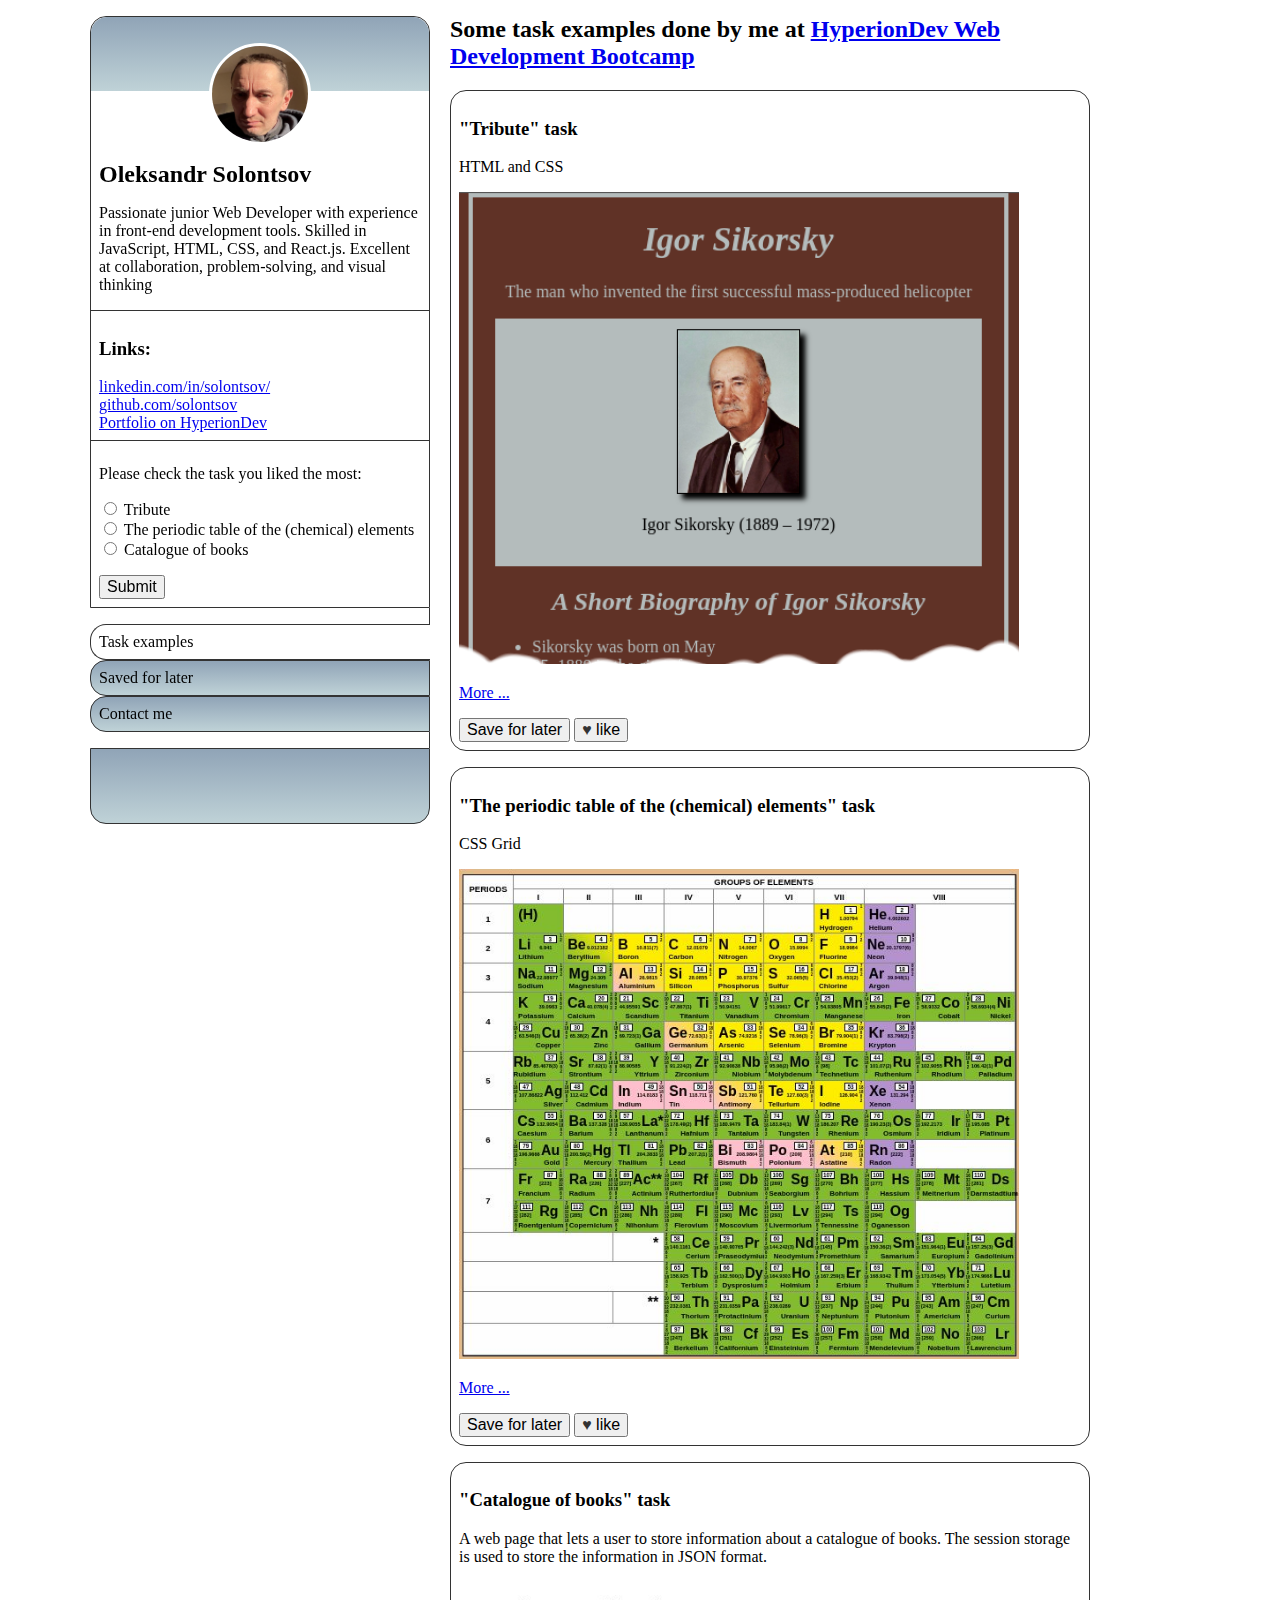
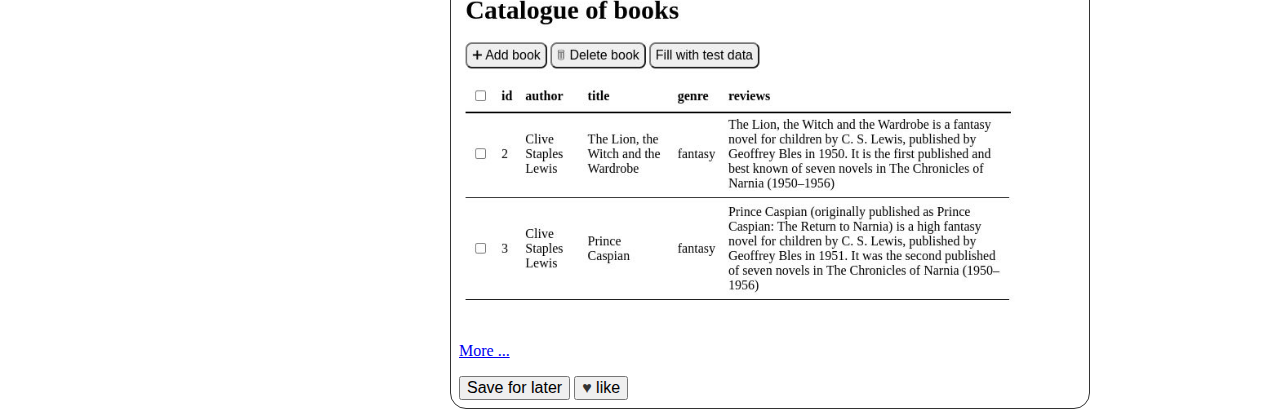
<file: index.html>
<!DOCTYPE html>
<html lang="en">

<head>
    <meta charset="UTF-8">
    <meta http-equiv="X-UA-Compatible" content="IE=edge">
    <meta name="viewport" content="width=device-width, initial-scale=1.0">
    <title>Web Developer Portfolio</title>
    <link rel="stylesheet" href="./css/index.css">
</head>

<body>
    <div id="container">
        <!-- Left side column -->
        <aside>
            <div id="profile" class="m-top-1">
                <div class="upper-profile-part bg-grey-gradient"></div>
                <img class="profile-image" src="./images/oleksandr.jpg" alt="Profile image">
                <div class="profile-name m-top-1 m-lr-05">Oleksandr Solontsov</div>
                <p class="profile-headline m-lr-05">
                    Passionate junior Web Developer with experience in front-end development tools. Skilled in
                    JavaScript,
                    HTML, CSS, and React.js. Excellent at collaboration, problem-solving, and visual thinking
                </p>
                <div id="links">
                    <h3>Links:</h3>
                    <a href="https://linkedin.com/in/solontsov/">linkedin.com/in/solontsov/</a>
                    <br>
                    <a href="https://github.com/solontsov">github.com/solontsov</a>
                    <br>
                    <a href="https://hyperiondev.com/portfolio/103948/">Portfolio on HyperionDev</a>
                </div>

                <form action="">
                    <!-- form with radio buttons -->
                    <p>Please check the task you liked the most:</p>

                    <input type="radio" id="task1" name="task" value="1">
                    <label for="task1">Tribute</label><br>

                    <input type="radio" id="task2" name="task" value="2">
                    <label for="task2">The periodic table of the (chemical) elements</label><br>

                    <input type="radio" id="task3" name="task" value="3">
                    <label for="task3">Catalogue of books</label><br>

                    <button type="submit" class="m-top-1">Submit</button>

                </form>
            </div>
            <div class="left-menu-edge"></div>
            <div content_id="task-examples" class="left-menu left-menu-selected" onclick="selectTab(this)">
                Task examples
            </div>
            <div content_id="saved-for-later" class="left-menu bg-grey-gradient" onclick="selectTab(this)">
                Saved for later
            </div>
            <div content_id="contact-me" class="left-menu bg-grey-gradient" onclick="selectTab(this)">
                Contact me
            </div>
            <div class="left-menu-edge"></div>
            <div class="lower-part bg-grey-gradient"></div>
        </aside>

        <!-- Main column -->
        <main>
            <!-- blank div to hide scrolled stuff -->
            <div id="main-space"></div>
            <div id="task-examples">
                <!-- heading with a link to HyperionDev site -->
                <h2 class="m-top-1">Some task examples done by me at
                    <a
                        href="https://www.hyperiondev.com/?utm_source=direct&utm_medium=referral&utm_campaign=earn_R2500&referral_code=37185CZQ">HyperionDev
                        Web Development Bootcamp
                    </a>
                </h2>

                <div class="task">
                    <h3>"Tribute" task</h3>
                    <p>HTML and CSS</p>
                    <a href="./tribute.html">
                        <img src="./images/tribute.png" alt="Tribute page image">
                        <p>More ...</p>
                    </a>
                    <button type="button" onclick="saveForLater(this)">Save for later</button>
                    <button type="button" onclick="changeLike(this)"><span class="unliked">♥</span> like</button>
                </div>

                <div class="task">
                    <h3>"The periodic table of the (chemical) elements" task</h3>
                    <p>CSS Grid</p>
                    <a href="./periodic_table.html">
                        <img src="./images/p_table1.jpg" alt="The periodic table page image">
                        <p>More ...</p>
                    </a>
                    <button type="button" onclick="saveForLater(this)">Save for later</button>
                    <button type="button" onclick="changeLike(this)"><span class="unliked">♥</span> like</button>

                </div>

                <div class="task">
                    <h3>"Catalogue of books" task</h3>
                    <p>A web page that lets a user to store information about a
                        catalogue of books. The session storage is used to store the information in JSON format.</p>
                    <a href="./catalog.html">
                        <img src="./images/catalog.jpg" alt="Catalogue of books page image">
                        <p>More ...</p>
                    </a>
                    <button type="button" onclick="saveForLater(this)">Save for later</button>
                    <button type="button" onclick="changeLike(this)"><span class="unliked">♥</span> like</button>

                </div>
            </div>
            <div id="saved-for-later" class="display-none">
                <!-- heading -->
                <h2 class="m-top-1">Saved for later</h2>
            </div>
            <div id="contact-me" class="display-none">
                <!-- heading -->
                <h2 class="m-top-1">Contact me</h2>
                <div  class="task">
                    <label for="author">Name: </label>
                    <input type="text" name="author" id="author">
                    <label for="email">e-mail:</label>
                    <input type="text" name="email" id="email">
                    <label for="phone">Phone:</label>
                    <input type="text" name="phone" id="phone">
                    <label for="emailbody">Message</label>
                    <textarea name="emailbody" id="emailbody" rows="5"></textarea>
                    <button type="submit">Send</button>
                </div>
            </div>
        </main>
    </div>

    <script src="./js/index.js"></script>
</body>

</html>
</file>
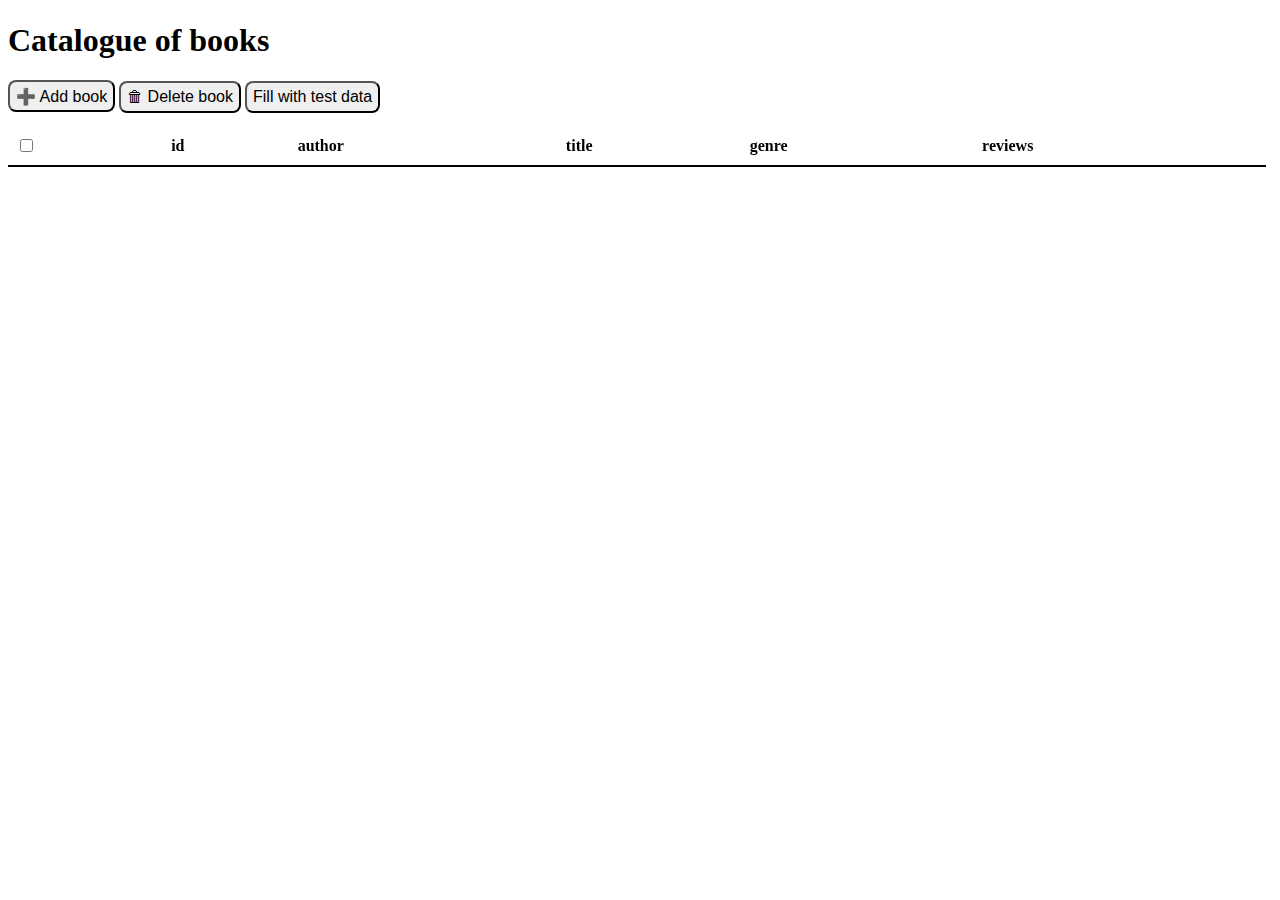
<file: catalog.html>
<!DOCTYPE html>
<html lang="en">

<head>
    <meta charset="UTF-8">
    <meta http-equiv="X-UA-Compatible" content="IE=edge">
    <meta name="viewport" content="width=device-width, initial-scale=1.0">
    <title>Catalogue of books</title>
    <link rel="stylesheet" href="./css/catalog.css">
</head>

<body>
    <h1>Catalogue of books</h1>

    <nav>
        <button id="addBook"><span>➕</span> Add book</button>
        <button id="deleteBook"><span>🗑</span> Delete book</button>
    </nav>

    <table>
        <!-- table header -->
        <thead>
            <tr>
                <th>
                    <input id="selectAll" type="checkbox" aria-label="Select all">
                </th>
                <th>id</th>
                <th>author</th>
                <th>title</th>
                <th>genre</th>
                <th>reviews</th>
            </tr>
        </thead>
        <!-- table body -->
        <tbody id="bookTableBody">
         </tbody>
    </table>

    <form id="editBookForm" action="">
        <!-- title -->
        <p>Editing Book - id: <span>1</span></p>
        <nav>
            <button id="buttonOk" type="button">OK</button>
            <button id="buttonCancel" type="button">Cancel</button>
        </nav>
        <div>
            <label for="author">author</label>
            <input type="text" name="author" id="author">
            <label for="title">title</label>
            <input type="text" name="title" id="title">
            <label for="genre">genre</label>
            <input type="text" name="genre" id="genre">
            <label id="reviewsLabel" for="reviews">reviews</label>
            <textarea name="reviews" id="reviews" rows="3"></textarea>
        </div>
    </form>
    <script src="./js/catalog.js"></script>

</body>

</html>
</file>
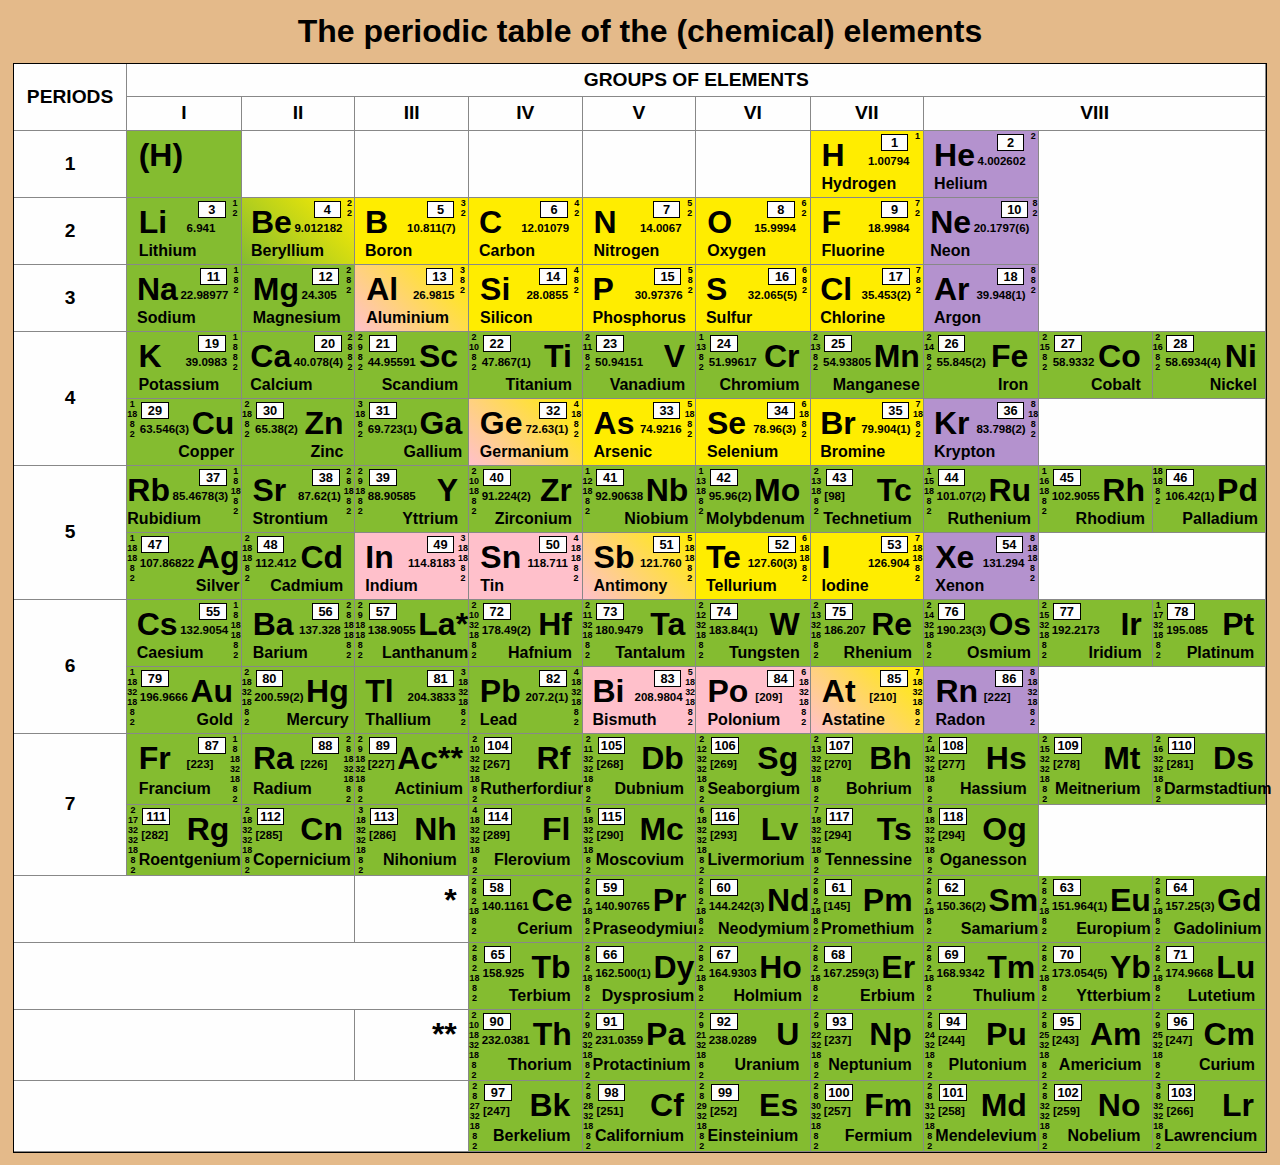
<file: periodic_table.html>
<!DOCTYPE html>
<html lang="en">

<head>
    <meta charset="UTF-8">
    <meta http-equiv="X-UA-Compatible" content="IE=edge">
    <meta name="viewport" content="width=device-width, initial-scale=1.0">
    <title>Periodic table</title>
    <link rel="stylesheet" href="./css/periodic_table.css">
</head>

<body>
    <h1>The periodic table of the (chemical) elements</h1>
    <div id="periodic-table">
        <!-- Header of the table -->
        <div class="row-span2">PERIODS</div>
        <div class="col-span10">GROUPS OF ELEMENTS</div>
        <div>I</div>
        <div class="bk-twin-col">II</div>
        <div>III</div>
        <div>IV</div>
        <div>V</div>
        <div>VI</div>
        <div>VII</div>
        <div class="col-span3">VIII</div>

        <!-- the 1st period -->
        <div>1</div>
        <div class="bk-green a-element">
            <p class="symbol">(H)</p>
        </div>
        <div></div>
        <div></div>
        <div></div>
        <div></div>
        <div></div>
        <!-- 1. H -->
        <div class="bk-yellow a-element">
            <article class="atomic">
                <p class="number">1</p>
                <p class="mass">1.00794</p>
            </article>
            <p class="electrons">1</p>
            <p class="name">Hydrogen</p>
            <p class="symbol">H</p>
        </div>
        <!-- 2. He -->
        <div class="bk-violet a-element">
            <article class="atomic">
                <p class="number">2</p>
                <p class="mass">4.002602</p>
            </article>
            <p class="electrons">2</p>
            <p class="name">Helium</p>
            <p class="symbol">He</p>
        </div>

        <!-- space -->
        <div class="col-span2 row-span3">
        </div>

        <!-- the 2nd period -->
        <div class="periods">2</div>
        <!-- 3. Li -->
        <div class="bk-green a-element">
            <article class="atomic">
                <p class="number">3</p>
                <p class="mass">6.941</p>
            </article>
            <p class="electrons">1<br>2</p>
            <p class="name">Lithium</p>
            <p class="symbol">Li</p>
        </div>
        <!-- 4. Be -->
        <div class="bk-green-yellow a-element">
            <article class="atomic">
                <p class="number">4</p>
                <p class="mass">9.012182</p>
            </article>
            <p class="electrons">2<br>2</p>
            <p class="name">Beryllium</p>
            <p class="symbol">Be</p>
        </div>
        <!-- 5. B -->
        <div class="bk-yellow a-element">
            <article class="atomic">
                <p class="number">5</p>
                <p class="mass">10.811(7)</p>
            </article>
            <p class="electrons">3<br>2</p>
            <p class="name">Boron</p>
            <p class="symbol">B</p>
        </div>
        <!-- 6. C -->
        <div class="bk-yellow a-element">
            <article class="atomic">
                <p class="number">6</p>
                <p class="mass">12.01079</p>
            </article>
            <p class="electrons">4<br>2</p>
            <p class="name">Carbon</p>
            <p class="symbol">C</p>
        </div>
        <!-- 7. N -->
        <div class="bk-yellow  a-element">
            <article class="atomic">
                <p class="number">7</p>
                <p class="mass">14.0067</p>
            </article>
            <p class="electrons">5<br>2</p>
            <p class="name">Nitrogen</p>
            <p class="symbol">N</p>
        </div>
        <!-- 8. O -->
        <div class="bk-yellow a-element">
            <article class="atomic">
                <p class="number">8</p>
                <p class="mass">15.9994</p>
            </article>
            <p class="electrons">6<br>2</p>
            <p class="name">Oxygen</p>
            <p class="symbol">O</p>
        </div>
        <!-- 9. F -->
        <div class="bk-yellow a-element">
            <article class="atomic">
                <p class="number">9</p>
                <p class="mass">18.9984</p>
            </article>
            <p class="electrons">7<br>2</p>
            <p class="name">Fluorine</p>
            <p class="symbol">F</p>
        </div>
        <!-- 10. Ne -->
        <div class="bk-violet a-element">
            <article class="atomic">
                <p class="number">10</p>
                <p class="mass">20.1797(6)</p>
            </article>
            <p class="electrons">8<br>2</p>
            <p class="name">Neon</p>
            <p class="symbol">Ne</p>
        </div>

        <!-- the 3rd period -->
        <div>3</div>
        <!-- 11. Na -->
        <div class="bk-green a-element">
            <article class="atomic">
                <p class="number">11</p>
                <p class="mass">22.98977</p>
            </article>
            <p class="electrons">1<br>8<br>2</p>
            <p class="name">Sodium</p>
            <p class="symbol">Na</p>
        </div>
        <!-- 12. Mg -->
        <div class="bk-green a-element">
            <article class="atomic">
                <p class="number">12</p>
                <p class="mass">24.305</p>
            </article>
            <p class="electrons">2<br>8<br>2</p>
            <p class="name">Magnesium</p>
            <p class="symbol">Mg</p>
        </div>
        <!-- 13. Al -->
        <div class="bk-pink-yellow  a-element">
            <article class="atomic">
                <p class="number">13</p>
                <p class="mass">26.9815</p>
            </article>
            <p class="electrons">3<br>8<br>2</p>
            <p class="name">Aluminium</p>
            <p class="symbol">Al</p>
        </div>
        <!-- 14. Si -->
        <div class="bk-yellow  a-element">
            <article class="atomic">
                <p class="number">14</p>
                <p class="mass">28.0855</p>
            </article>
            <p class="electrons">4<br>8<br>2</p>
            <p class="name">Silicon</p>
            <p class="symbol">Si</p>
        </div>
        <!-- 15. P -->
        <div class="bk-yellow  a-element">
            <article class="atomic">
                <p class="number">15</p>
                <p class="mass">30.97376</p>
            </article>
            <p class="electrons">5<br>8<br>2</p>
            <p class="name">Phosphorus</p>
            <p class="symbol">P</p>
        </div>
        <!-- 16. S -->
        <div class="bk-yellow  a-element">
            <article class="atomic">
                <p class="number">16</p>
                <p class="mass">32.065(5)</p>
            </article>
            <p class="electrons">6<br>8<br>2</p>
            <p class="name">Sulfur</p>
            <p class="symbol">S</p>
        </div>
        <div class="bk-yellow  a-element">
            <article class="atomic">
                <p class="number">17</p>
                <p class="mass">35.453(2)</p>
            </article>
            <p class="electrons">7<br>8<br>2</p>
            <p class="name">Chlorine</p>
            <p class="symbol">Cl</p>
        </div>
        <div class="bk-violet a-element">
            <article class="atomic">
                <p class="number">18</p>
                <p class="mass">39.948(1)</p>
            </article>
            <p class="electrons">8<br>8<br>2</p>
            <p class="name">Argon</p>
            <p class="symbol">Ar</p>
        </div>

        <!-- the 4th period -->
        <div class="row-span2">4</div>
        <!-- 19. K -->
        <div class="bk-green a-element">
            <article class="atomic">
                <p class="number">19</p>
                <p class="mass">39.0983</p>
            </article>
            <p class="electrons">1<br>8<br>8<br>2</p>
            <p class="name">Potassium</p>
            <p class="symbol">K</p>
        </div>
        <!-- 20. Ca -->
        <div class="bk-green a-element">
            <article class="atomic">
                <p class="number">20</p>
                <p class="mass">40.078(4)</p>
            </article>
            <p class="electrons">2<br>8<br>8<br>2</p>
            <p class="name">Calcium</p>
            <p class="symbol">Ca</p>
        </div>
        <!-- 21. Sc -->
        <div class="bk-green b-element">
            <article class="atomic">
                <p class="number">21</p>
                <p class="mass">44.95591</p>
            </article>
            <p class="electrons">2<br>9<br>8<br>2</p>
            <p class="name">Scandium</p>
            <p class="symbol">Sc</p>
        </div>
        <!-- 22. Ti -->
        <div class="bk-green b-element">
            <article class="atomic">
                <p class="number">22</p>
                <p class="mass">47.867(1)</p>
            </article>
            <p class="electrons">2<br>10<br>8<br>2</p>
            <p class="name">Titanium</p>
            <p class="symbol">Ti</p>
        </div>
        <!-- 23. V -->
        <div class="bk-green b-element">
            <article class="atomic">
                <p class="number">23</p>
                <p class="mass">50.94151</p>
            </article>
            <p class="electrons">2<br>11<br>8<br>2</p>
            <p class="name">Vanadium</p>
            <p class="symbol">V</p>
        </div>
        <!-- 24. Cr -->
        <div class="bk-green b-element">
            <article class="atomic">
                <p class="number">24</p>
                <p class="mass">51.99617</p>
            </article>
            <p class="electrons">1<br>13<br>8<br>2</p>
            <p class="name">Chromium</p>
            <p class="symbol">Cr</p>
        </div>
        <!-- 25. Mn -->
        <div class="bk-green b-element">
            <article class="atomic">
                <p class="number">25</p>
                <p class="mass">54.93805</p>
            </article>
            <p class="electrons">2<br>13<br>8<br>2</p>
            <p class="name">Manganese</p>
            <p class="symbol">Mn</p>
        </div>
        <div class="bk-green b-element">
            <article class="atomic">
                <p class="number">26</p>
                <p class="mass">55.845(2)</p>
            </article>
            <p class="electrons">2<br>14<br>8<br>2</p>
            <p class="name">Iron</p>
            <p class="symbol">Fe</p>
        </div>
        <div class="bk-green b-element">
            <article class="atomic">
                <p class="number">27</p>
                <p class="mass">58.9332</p>
            </article>
            <p class="electrons">2<br>15<br>8<br>2</p>
            <p class="name">Cobalt</p>
            <p class="symbol">Co</p>
        </div>
        <div class="bk-green b-element">
            <article class="atomic">
                <p class="number">28</p>
                <p class="mass">58.6934(4)</p>
            </article>
            <p class="electrons">2<br>16<br>8<br>2</p>
            <p class="name">Nickel</p>
            <p class="symbol">Ni</p>
        </div>
        <div class="bk-green b-element">
            <article class="atomic">
                <p class="number">29</p>
                <p class="mass">63.546(3)</p>
            </article>
            <p class="electrons">1<br>18<br>8<br>2</p>
            <p class="name">Copper</p>
            <p class="symbol">Cu</p>
        </div>
        <div class="bk-green b-element">
            <article class="atomic">
                <p class="number">30</p>
                <p class="mass">65.38(2)</p>
            </article>
            <p class="electrons">2<br>18<br>8<br>2</p>
            <p class="name">Zinc</p>
            <p class="symbol">Zn</p>
        </div>
        <div class="bk-green b-element">
            <article class="atomic">
                <p class="number">31</p>
                <p class="mass">69.723(1)</p>
            </article>
            <p class="electrons">3<br>18<br>8<br>2</p>
            <p class="name">Gallium</p>
            <p class="symbol">Ga</p>
        </div>
        <div class="bk-pink-yellow  a-element">
            <article class="atomic">
                <p class="number">32</p>
                <p class="mass">72.63(1)</p>
            </article>
            <p class="electrons">4<br>18<br>8<br>2</p>
            <p class="name">Germanium</p>
            <p class="symbol">Ge</p>
        </div>
        <div class="bk-yellow  a-element">
            <article class="atomic">
                <p class="number">33</p>
                <p class="mass">74.9216</p>
            </article>
            <p class="electrons">5<br>18<br>8<br>2</p>
            <p class="name">Arsenic</p>
            <p class="symbol">As</p>
        </div>
        <div class="bk-yellow  a-element">
            <article class="atomic">
                <p class="number">34</p>
                <p class="mass">78.96(3)</p>
            </article>
            <p class="electrons">6<br>18<br>8<br>2</p>
            <p class="name">Selenium</p>
            <p class="symbol">Se</p>
        </div>
        <div class="bk-yellow  a-element">
            <article class="atomic">
                <p class="number">35</p>
                <p class="mass">79.904(1)</p>
            </article>
            <p class="electrons">7<br>18<br>8<br>2</p>
            <p class="name">Bromine</p>
            <p class="symbol">Br</p>
        </div>
        
        <div class="bk-violet a-element">
            <article class="atomic">
                <p class="number">36</p>
                <p class="mass">83.798(2)</p>
            </article>
            <p class="electrons">8<br>18<br>8<br>2</p>
            <p class="name">Krypton</p>
            <p class="symbol">Kr</p>
        </div>
        <!-- space -->
        <div class="col-span2">
        </div>
        <!-- the 5th period -->
        <div class="row-span2">5</div>

        <div class="bk-green a-element">
            <article class="atomic">
                <p class="number">37</p>
                <p class="mass">85.4678(3)</p>
            </article>
            <p class="electrons">1<br>8<br>18<br>8<br>2</p>
            <p class="name">Rubidium</p>
            <p class="symbol">Rb</p>
        </div>
        <div class="bk-green a-element">
            <article class="atomic">
                <p class="number">38</p>
                <p class="mass">87.62(1)</p>
            </article>
            <p class="electrons">2<br>8<br>18<br>8<br>2</p>
            <p class="name">Strontium</p>
            <p class="symbol">Sr</p>
        </div>
        <div class="bk-green b-element">
            <article class="atomic">
                <p class="number">39</p>
                <p class="mass">88.90585</p>
            </article>
            <p class="electrons">2<br>9<br>18<br>8<br>2</p>
            <p class="name">Yttrium</p>
            <p class="symbol">Y</p>
        </div>
        <div class="bk-green b-element">
            <article class="atomic">
                <p class="number">40</p>
                <p class="mass">91.224(2)</p>
            </article>
            <p class="electrons">2<br>10<br>18<br>8<br>2</p>
            <p class="name">Zirconium</p>
            <p class="symbol">Zr</p>
        </div>
        <div class="bk-green b-element">
            <article class="atomic">
                <p class="number">41</p>
                <p class="mass">92.90638</p>
            </article>
            <p class="electrons">1<br>12<br>18<br>8<br>2</p>
            <p class="name">Niobium</p>
            <p class="symbol">Nb</p>
        </div>
        <div class="bk-green b-element">
            <article class="atomic">
                <p class="number">42</p>
                <p class="mass">95.96(2)</p>
            </article>
            <p class="electrons">1<br>13<br>18<br>8<br>2</p>
            <p class="name">Molybdenum</p>
            <p class="symbol">Mo</p>
        </div>
        <div class="bk-green b-element">
            <article class="atomic">
                <p class="number">43</p>
                <p class="mass">[98]</p>
            </article>
            <p class="electrons">2<br>13<br>18<br>8<br>2</p>
            <p class="name">Technetium</p>
            <p class="symbol">Tc</p>
        </div>
        <div class="bk-green b-element">
            <article class="atomic">
                <p class="number">44</p>
                <p class="mass">101.07(2)</p>
            </article>
            <p class="electrons">1<br>15<br>18<br>8<br>2</p>
            <p class="name">Ruthenium</p>
            <p class="symbol">Ru</p>
        </div>
        <div class="bk-green b-element">
            <article class="atomic">
                <p class="number">45</p>
                <p class="mass">102.9055</p>
            </article>
            <p class="electrons">1<br>16<br>18<br>8<br>2</p>
            <p class="name">Rhodium</p>
            <p class="symbol">Rh</p>
        </div>
        <div class="bk-green b-element">
            <article class="atomic">
                <p class="number">46</p>
                <p class="mass">106.42(1)</p>
            </article>
            <p class="electrons">18<br>18<br>8<br>2</p>
            <p class="name">Palladium</p>
            <p class="symbol">Pd</p>
        </div>
        <div class="bk-green b-element">
            <article class="atomic">
                <p class="number">47</p>
                <p class="mass">107.86822</p>
            </article>
            <p class="electrons">1<br>18<br>18<br>8<br>2</p>
            <p class="name">Silver</p>
            <p class="symbol">Ag</p>
        </div>
        <div class="bk-green b-element">
            <article class="atomic">
                <p class="number">48</p>
                <p class="mass">112.412</p>
            </article>
            <p class="electrons">2<br>18<br>18<br>8<br>2</p>
            <p class="name">Cadmium</p>
            <p class="symbol">Cd</p>
        </div>
        <div class="bk-pink a-element">
            <article class="atomic">
                <p class="number">49</p>
                <p class="mass">114.8183</p>
            </article>
            <p class="electrons">3<br>18<br>18<br>8<br>2</p>
            <p class="name">Indium</p>
            <p class="symbol">In</p>
        </div>
        <div class="bk-pink a-element">
            <article class="atomic">
                <p class="number">50</p>
                <p class="mass">118.711</p>
            </article>
            <p class="electrons">4<br>18<br>18<br>8<br>2</p>
            <p class="name">Tin</p>
            <p class="symbol">Sn</p>
        </div>
        <div class="bk-pink-yellow a-element">
            <article class="atomic">
                <p class="number">51</p>
                <p class="mass">121.760</p>
            </article>
            <p class="electrons">5<br>18<br>18<br>8<br>2</p>
            <p class="name">Antimony</p>
            <p class="symbol">Sb</p>
        </div>
        <div class="bk-yellow a-element">
            <article class="atomic">
                <p class="number">52</p>
                <p class="mass">127.60(3)</p>
            </article>
            <p class="electrons">6<br>18<br>18<br>8<br>2</p>
            <p class="name">Tellurium</p>
            <p class="symbol">Te</p>
        </div>
        <div class="bk-yellow a-element">
            <article class="atomic">
                <p class="number">53</p>
                <p class="mass">126.904</p>
            </article>
            <p class="electrons">7<br>18<br>18<br>8<br>2</p>
            <p class="name">Iodine</p>
            <p class="symbol">I</p>
        </div>
        <div class="bk-violet a-element">
            <article class="atomic">
                <p class="number">54</p>
                <p class="mass">131.294</p>
            </article>
            <p class="electrons">8<br>18<br>18<br>8<br>2</p>
            <p class="name">Xenon</p>
            <p class="symbol">Xe</p>
        </div>
        <!-- space -->
        <div class="col-span2">
        </div>


        <!-- the 6th period -->
        <div class="row-span2">6</div>
        <div class="bk-green a-element">
            <article class="atomic">
                <p class="number">55</p>
                <p class="mass">132.9054</p>
            </article>
            <p class="electrons">1<br>8<br>18<br>18<br>8<br>2</p>
            <p class="name">Caesium</p>
            <p class="symbol">Cs</p>
        </div>
        <div class="bk-green a-element">
            <article class="atomic">
                <p class="number">56</p>
                <p class="mass">137.328</p>
            </article>
            <p class="electrons">2<br>8<br>18<br>18<br>8<br>2</p>
            <p class="name">Barium</p>
            <p class="symbol">Ba</p>
        </div>
        <div class="bk-green b-element">
            <article class="atomic">
                <p class="number">57</p>
                <p class="mass">138.9055</p>
            </article>
            <p class="electrons">2<br>9<br>18<br>18<br>8<br>2</p>
            <p class="name">Lanthanum</p>
            <p class="symbol">La*</p>
        </div>
        <div class="bk-green b-element">
            <article class="atomic">
                <p class="number">72</p>
                <p class="mass">178.49(2)</p>
            </article>
            <p class="electrons">2<br>10<br>32<br>18<br>8<br>2</p>
            <p class="name">Hafnium</p>
            <p class="symbol">Hf</p>
        </div>
        <div class="bk-green b-element">
            <article class="atomic">
                <p class="number">73</p>
                <p class="mass">180.9479</p>
            </article>
            <p class="electrons">2<br>11<br>32<br>18<br>8<br>2</p>
            <p class="name">Tantalum</p>
            <p class="symbol">Ta</p>
        </div>
        <div class="bk-green b-element">
            <article class="atomic">
                <p class="number">74</p>
                <p class="mass">183.84(1)</p>
            </article>
            <p class="electrons">2<br>12<br>32<br>18<br>8<br>2</p>
            <p class="name">Tungsten</p>
            <p class="symbol">W</p>
        </div>
        <div class="bk-green b-element">
            <article class="atomic">
                <p class="number">75</p>
                <p class="mass">186.207</p>
            </article>
            <p class="electrons">2<br>13<br>32<br>18<br>8<br>2</p>
            <p class="name">Rhenium</p>
            <p class="symbol">Re</p>
        </div>
        <div class="bk-green b-element">
            <article class="atomic">
                <p class="number">76</p>
                <p class="mass">190.23(3)</p>
            </article>
            <p class="electrons">2<br>14<br>32<br>18<br>8<br>2</p>
            <p class="name">Osmium</p>
            <p class="symbol">Os</p>
        </div>
        <div class="bk-green b-element">
            <article class="atomic">
                <p class="number">77</p>
                <p class="mass">192.2173</p>
            </article>
            <p class="electrons">2<br>15<br>32<br>18<br>8<br>2</p>
            <p class="name">Iridium</p>
            <p class="symbol">Ir</p>
        </div>
        <div class="bk-green b-element">
            <article class="atomic">
                <p class="number">78</p>
                <p class="mass">195.085</p>
            </article>
            <p class="electrons">1<br>17<br>32<br>18<br>8<br>2</p>
            <p class="name">Platinum</p>
            <p class="symbol">Pt</p>
        </div>
        <div class="bk-green b-element">
            <article class="atomic">
                <p class="number">79</p>
                <p class="mass">196.9666</p>
            </article>
            <p class="electrons">1<br>18<br>32<br>18<br>8<br>2</p>
            <p class="name">Gold</p>
            <p class="symbol">Au</p>
        </div>
        <div class="bk-green b-element">
            <article class="atomic">
                <p class="number">80</p>
                <p class="mass">200.59(2)</p>
            </article>
            <p class="electrons">2<br>18<br>32<br>18<br>8<br>2</p>
            <p class="name">Mercury</p>
            <p class="symbol">Hg</p>
        </div>
        <div class="bk-green a-element">
            <article class="atomic">
                <p class="number">81</p>
                <p class="mass">204.3833</p>
            </article>
            <p class="electrons">3<br>18<br>32<br>18<br>8<br>2</p>
            <p class="name">Thallium</p>
            <p class="symbol">Tl</p>
        </div>
        <div class="bk-green a-element">
            <article class="atomic">
                <p class="number">82</p>
                <p class="mass">207.2(1)</p>
            </article>
            <p class="electrons">4<br>18<br>32<br>18<br>8<br>2</p>
            <p class="name">Lead</p>
            <p class="symbol">Pb</p>
        </div>
        <div class="bk-pink a-element">
            <article class="atomic">
                <p class="number">83</p>
                <p class="mass">208.9804</p>
            </article>
            <p class="electrons">5<br>18<br>32<br>18<br>8<br>2</p>
            <p class="name">Bismuth</p>
            <p class="symbol">Bi</p>
        </div>
        <div class="bk-pink a-element">
            <article class="atomic">
                <p class="number">84</p>
                <p class="mass">[209]</p>
            </article>
            <p class="electrons">6<br>18<br>32<br>18<br>8<br>2</p>
            <p class="name">Polonium</p>
            <p class="symbol">Po</p>
        </div>
        <div class="bk-pink-yellow a-element">
            <article class="atomic">
                <p class="number">85</p>
                <p class="mass">[210]</p>
            </article>
            <p class="electrons">7<br>18<br>32<br>18<br>8<br>2</p>
            <p class="name">Astatine</p>
            <p class="symbol">At</p>
        </div>
        <div class="bk-violet a-element">
            <article class="atomic">
                <p class="number">86</p>
                <p class="mass">[222]</p>
            </article>
            <p class="electrons">8<br>18<br>32<br>18<br>8<br>2</p>
            <p class="name">Radon</p>
            <p class="symbol">Rn</p>
        </div>
        <!-- space -->
        <div class="col-span2">
        </div>

        <!-- the 7th period -->
        <div class="row-span2">7</div>
        <div class="bk-green a-element">
            <article class="atomic">
                <p class="number">87</p>
                <p class="mass">[223]</p>
            </article>
            <p class="electrons">1<br>8<br>18<br>32<br>18<br>8<br>2</p>
            <p class="name">Francium</p>
            <p class="symbol">Fr</p>
        </div>
        <div class="bk-green a-element">
            <article class="atomic">
                <p class="number">88</p>
                <p class="mass">[226]</p>
            </article>
            <p class="electrons">2<br>8<br>18<br>32<br>18<br>8<br>2</p>
            <p class="name">Radium</p>
            <p class="symbol">Ra</p>
        </div>
        <div class="bk-green b-element">
            <article class="atomic">
                <p class="number">89</p>
                <p class="mass">[227]</p>
            </article>
            <p class="electrons">2<br>9<br>18<br>32<br>18<br>8<br>2</p>
            <p class="name">Actinium</p>
            <p class="symbol">Ac**</p>
        </div>
        <div class="bk-green b-element">
            <article class="atomic">
                <p class="number">104</p>
                <p class="mass">[267]</p>
            </article>
            <p class="electrons">2<br>10<br>32<br>32<br>18<br>8<br>2</p>
            <p class="name">Rutherfordium</p>
            <p class="symbol">Rf</p>
        </div>
        <div class="bk-green b-element">
            <article class="atomic">
                <p class="number">105</p>
                <p class="mass">[268]</p>
            </article>
            <p class="electrons">2<br>11<br>32<br>32<br>18<br>8<br>2</p>
            <p class="name">Dubnium</p>
            <p class="symbol">Db</p>
        </div>
        <div class="bk-green b-element">
            <article class="atomic">
                <p class="number">106</p>
                <p class="mass">[269]</p>
            </article>
            <p class="electrons">2<br>12<br>32<br>32<br>18<br>8<br>2</p>
            <p class="name">Seaborgium</p>
            <p class="symbol">Sg</p>
        </div>
        <div class="bk-green b-element">
            <article class="atomic">
                <p class="number">107</p>
                <p class="mass">[270]</p>
            </article>
            <p class="electrons">2<br>13<br>32<br>32<br>18<br>8<br>2</p>
            <p class="name">Bohrium</p>
            <p class="symbol">Bh</p>
        </div>
        <div class="bk-green b-element">
            <article class="atomic">
                <p class="number">108</p>
                <p class="mass">[277]</p>
            </article>
            <p class="electrons">2<br>14<br>32<br>32<br>18<br>8<br>2</p>
            <p class="name">Hassium</p>
            <p class="symbol">Hs</p>
        </div>
        <div class="bk-green b-element">
            <article class="atomic">
                <p class="number">109</p>
                <p class="mass">[278]</p>
            </article>
            <p class="electrons">2<br>15<br>32<br>32<br>18<br>8<br>2</p>
            <p class="name">Meitnerium</p>
            <p class="symbol">Mt</p>
        </div>
        <div class="bk-green b-element">
            <article class="atomic">
                <p class="number">110</p>
                <p class="mass">[281]</p>
            </article>
            <p class="electrons">2<br>16<br>32<br>32<br>18<br>8<br>2</p>
            <p class="name">Darmstadtium</p>
            <p class="symbol">Ds</p>
        </div>

        <!-- 111. -->
        <div class="bk-green b-element">
            <article class="atomic">
                <p class="number">111</p>
                <p class="mass">[282]</p>
            </article>
            <p class="electrons">2<br>17<br>32<br>32<br>18<br>8<br>2</p>
            <p class="name">Roentgenium</p>
            <p class="symbol">Rg</p>
        </div>
        <div class="bk-green b-element">
            <article class="atomic">
                <p class="number">112</p>
                <p class="mass">[285]</p>
            </article>
            <p class="electrons">2<br>18<br>32<br>32<br>18<br>8<br>2</p>
            <p class="name">Copernicium</p>
            <p class="symbol">Cn</p>
        </div>
        <div class="bk-green b-element">
            <article class="atomic">
                <p class="number">113</p>
                <p class="mass">[286]</p>
            </article>
            <p class="electrons">3<br>18<br>32<br>32<br>18<br>8<br>2</p>
            <p class="name">Nihonium</p>
            <p class="symbol">Nh</p>
        </div>
        <div class="bk-green b-element">
            <article class="atomic">
                <p class="number">114</p>
                <p class="mass">[289]</p>
            </article>
            <p class="electrons">4<br>18<br>32<br>32<br>18<br>8<br>2</p>
            <p class="name">Flerovium</p>
            <p class="symbol">Fl</p>
        </div>
        <div class="bk-green b-element">
            <article class="atomic">
                <p class="number">115</p>
                <p class="mass">[290]</p>
            </article>
            <p class="electrons">5<br>18<br>32<br>32<br>18<br>8<br>2</p>
            <p class="name">Moscovium</p>
            <p class="symbol">Mc</p>
        </div>
        <div class="bk-green b-element">
            <article class="atomic">
                <p class="number">116</p>
                <p class="mass">[293]</p>
            </article>
            <p class="electrons">6<br>18<br>32<br>32<br>18<br>8<br>2</p>
            <p class="name">Livermorium</p>
            <p class="symbol">Lv</p>
        </div>
        <div class="bk-green b-element">
            <article class="atomic">
                <p class="number">117</p>
                <p class="mass">[294]</p>
            </article>
            <p class="electrons">7<br>18<br>32<br>32<br>18<br>8<br>2</p>
            <p class="name">Tennessine</p>
            <p class="symbol">Ts</p>
        </div>
        <div class="bk-green b-element">
            <article class="atomic">
                <p class="number">118</p>
                <p class="mass">[294]</p>
            </article>
            <p class="electrons">8<br>18<br>32<br>32<br>18<br>8<br>2</p>
            <p class="name">Oganesson</p>
            <p class="symbol">Og</p>
        </div>



        <!-- lanthanoids -->
        <div class="col-span3"></div>
        <div class="b-element">
            <p class="symbol">*</p>
        </div>
       
        <div class="bk-green b-element">
            <article class="atomic">
                <p class="number">58</p>
                <p class="mass">140.1161</p>
            </article>
            <p class="electrons">2<br>8<br>2<br>18<br>8<br>2</p>
            <p class="name">Cerium</p>
            <p class="symbol">Ce</p>
        </div>
        <div class="bk-green b-element">
            <article class="atomic">
                <p class="number">59</p>
                <p class="mass">140.90765</p>
            </article>
            <p class="electrons">2<br>8<br>2<br>18<br>8<br>2</p>
            <p class="name">Praseodymium</p>
            <p class="symbol">Pr</p>
        </div>
        <div class="bk-green b-element">
            <article class="atomic">
                <p class="number">60</p>
                <p class="mass">144.242(3)</p>
            </article>
            <p class="electrons">2<br>8<br>2<br>18<br>8<br>2</p>
            <p class="name">Neodymium</p>
            <p class="symbol">Nd</p>
        </div>
        <div class="bk-green b-element">
            <article class="atomic">
                <p class="number">61</p>
                <p class="mass">[145]</p>
            </article>
            <p class="electrons">2<br>8<br>2<br>18<br>8<br>2</p>
            <p class="name">Promethium</p>
            <p class="symbol">Pm</p>
        </div>
        <div class="bk-green b-element">
            <article class="atomic">
                <p class="number">62</p>
                <p class="mass">150.36(2)</p>
            </article>
            <p class="electrons">2<br>8<br>2<br>18<br>8<br>2</p>
            <p class="name">Samarium</p>
            <p class="symbol">Sm</p>
        </div>
        <div class="bk-green b-element">
            <article class="atomic">
                <p class="number">63</p>
                <p class="mass">151.964(1)</p>
            </article>
            <p class="electrons">2<br>8<br>2<br>18<br>8<br>2</p>
            <p class="name">Europium</p>
            <p class="symbol">Eu</p>
        </div>
        <div class="bk-green b-element">
            <article class="atomic">
                <p class="number">64</p>
                <p class="mass">157.25(3)</p>
            </article>
            <p class="electrons">2<br>8<br>2<br>18<br>8<br>2</p>
            <p class="name">Gadolinium</p>
            <p class="symbol">Gd</p>
        </div>
        <!-- space -->
        <div class="col-span4"></div>

        <div class="bk-green b-element">
            <article class="atomic">
                <p class="number">65</p>
                <p class="mass">158.925</p>
            </article>
            <p class="electrons">2<br>8<br>2<br>18<br>8<br>2</p>
            <p class="name">Terbium</p>
            <p class="symbol">Tb</p>
        </div>
        <div class="bk-green b-element">
            <article class="atomic">
                <p class="number">66</p>
                <p class="mass">162.500(1)</p>
            </article>
            <p class="electrons">2<br>8<br>2<br>18<br>8<br>2</p>
            <p class="name">Dysprosium</p>
            <p class="symbol">Dy</p>
        </div>
        <div class="bk-green b-element">
            <article class="atomic">
                <p class="number">67</p>
                <p class="mass">164.9303</p>
            </article>
            <p class="electrons">2<br>8<br>2<br>18<br>8<br>2</p>
            <p class="name">Holmium</p>
            <p class="symbol">Ho</p>
        </div>
        <div class="bk-green b-element">
            <article class="atomic">
                <p class="number">68</p>
                <p class="mass">167.259(3)</p>
            </article>
            <p class="electrons">2<br>8<br>2<br>18<br>8<br>2</p>
            <p class="name">Erbium</p>
            <p class="symbol">Er</p>
        </div>
        <div class="bk-green b-element">
            <article class="atomic">
                <p class="number">69</p>
                <p class="mass">168.9342</p>
            </article>
            <p class="electrons">2<br>8<br>2<br>18<br>8<br>2</p>
            <p class="name">Thulium</p>
            <p class="symbol">Tm</p>
        </div>
        <div class="bk-green b-element">
            <article class="atomic">
                <p class="number">70</p>
                <p class="mass">173.054(5)</p>
            </article>
            <p class="electrons">2<br>8<br>2<br>18<br>8<br>2</p>
            <p class="name">Ytterbium</p>
            <p class="symbol">Yb</p>
        </div>
        <div class="bk-green b-element">
            <article class="atomic">
                <p class="number">71</p>
                <p class="mass">174.9668</p>
            </article>
            <p class="electrons">2<br>8<br>2<br>18<br>8<br>2</p>
            <p class="name">Lutetium</p>
            <p class="symbol">Lu</p>
        </div>

        <!-- Actinides -->
        <div class="col-span3"></div>
        <div class="b-element">
            <p class="symbol">**</p>
        </div>

        <div class="bk-green b-element">
            <article class="atomic">
                <p class="number">90</p>
                <p class="mass">232.0381</p>
            </article>
            <p class="electrons">2<br>10<br>18<br>32<br>18<br>8<br>2</p>
            <p class="name">Thorium</p>
            <p class="symbol">Th</p>
        </div>
        <div class="bk-green b-element">
            <article class="atomic">
                <p class="number">91</p>
                <p class="mass">231.0359</p>
            </article>
            <p class="electrons">2<br>9<br>20<br>32<br>18<br>8<br>2</p>
            <p class="name">Protactinium</p>
            <p class="symbol">Pa</p>
        </div>
        <div class="bk-green b-element">
            <article class="atomic">
                <p class="number">92</p>
                <p class="mass">238.0289</p>
            </article>
            <p class="electrons">2<br>9<br>21<br>32<br>18<br>8<br>2</p>
            <p class="name">Uranium</p>
            <p class="symbol">U</p>
        </div>
        <div class="bk-green b-element">
            <article class="atomic">
                <p class="number">93</p>
                <p class="mass">[237]</p>
            </article>
            <p class="electrons">2<br>9<br>22<br>32<br>18<br>8<br>2</p>
            <p class="name">Neptunium</p>
            <p class="symbol">Np</p>
        </div>
        <div class="bk-green b-element">
            <article class="atomic">
                <p class="number">94</p>
                <p class="mass">[244]</p>
            </article>
            <p class="electrons">2<br>8<br>24<br>32<br>18<br>8<br>2</p>
            <p class="name">Plutonium</p>
            <p class="symbol">Pu</p>
        </div>
        <div class="bk-green b-element">
            <article class="atomic">
                <p class="number">95</p>
                <p class="mass">[243]</p>
            </article>
            <p class="electrons">2<br>8<br>25<br>32<br>18<br>8<br>2</p>
            <p class="name">Americium</p>
            <p class="symbol">Am</p>
        </div>
        <div class="bk-green b-element">
            <article class="atomic">
                <p class="number">96</p>
                <p class="mass">[247]</p>
            </article>
            <p class="electrons">2<br>9<br>25<br>32<br>18<br>8<br>2</p>
            <p class="name">Curium</p>
            <p class="symbol">Cm</p>
        </div>

        <!-- space -->
        <div class="col-span4"></div>
        <div class="bk-green b-element">
            <article class="atomic">
                <p class="number">97</p>
                <p class="mass">[247]</p>
            </article>
            <p class="electrons">2<br>8<br>27<br>32<br>18<br>8<br>2</p>
            <p class="name">Berkelium</p>
            <p class="symbol">Bk</p>
        </div>
        <div class="bk-green b-element">
            <article class="atomic">
                <p class="number">98</p>
                <p class="mass">[251]</p>
            </article>
            <p class="electrons">2<br>8<br>28<br>32<br>18<br>8<br>2</p>
            <p class="name">Californium</p>
            <p class="symbol">Cf</p>
        </div>
        <div class="bk-green b-element">
            <article class="atomic">
                <p class="number">99</p>
                <p class="mass">[252]</p>
            </article>
            <p class="electrons">2<br>8<br>29<br>32<br>18<br>8<br>2</p>
            <p class="name">Einsteinium</p>
            <p class="symbol">Es</p>
        </div>
        <div class="bk-green b-element">
            <article class="atomic">
                <p class="number">100</p>
                <p class="mass">[257]</p>
            </article>
            <p class="electrons">2<br>8<br>30<br>32<br>18<br>8<br>2</p>
            <p class="name">Fermium</p>
            <p class="symbol">Fm</p>
        </div>
        <div class="bk-green b-element">
            <article class="atomic">
                <p class="number">101</p>
                <p class="mass">[258]</p>
            </article>
            <p class="electrons">2<br>8<br>31<br>32<br>18<br>8<br>2</p>
            <p class="name">Mendelevium</p>
            <p class="symbol">Md</p>
        </div>
        <div class="bk-green b-element">
            <article class="atomic">
                <p class="number">102</p>
                <p class="mass">[259]</p>
            </article>
            <p class="electrons">2<br>8<br>32<br>32<br>18<br>8<br>2</p>
            <p class="name">Nobelium</p>
            <p class="symbol">No</p>
        </div>
        <div class="bk-green b-element">
            <article class="atomic">
                <p class="number">103</p>
                <p class="mass">[266]</p>
            </article>
            <p class="electrons">3<br>8<br>32<br>32<br>18<br>8<br>2</p>
            <p class="name">Lawrencium</p>
            <p class="symbol">Lr</p>
        </div>

    </div>

</body>

</html>
</file>
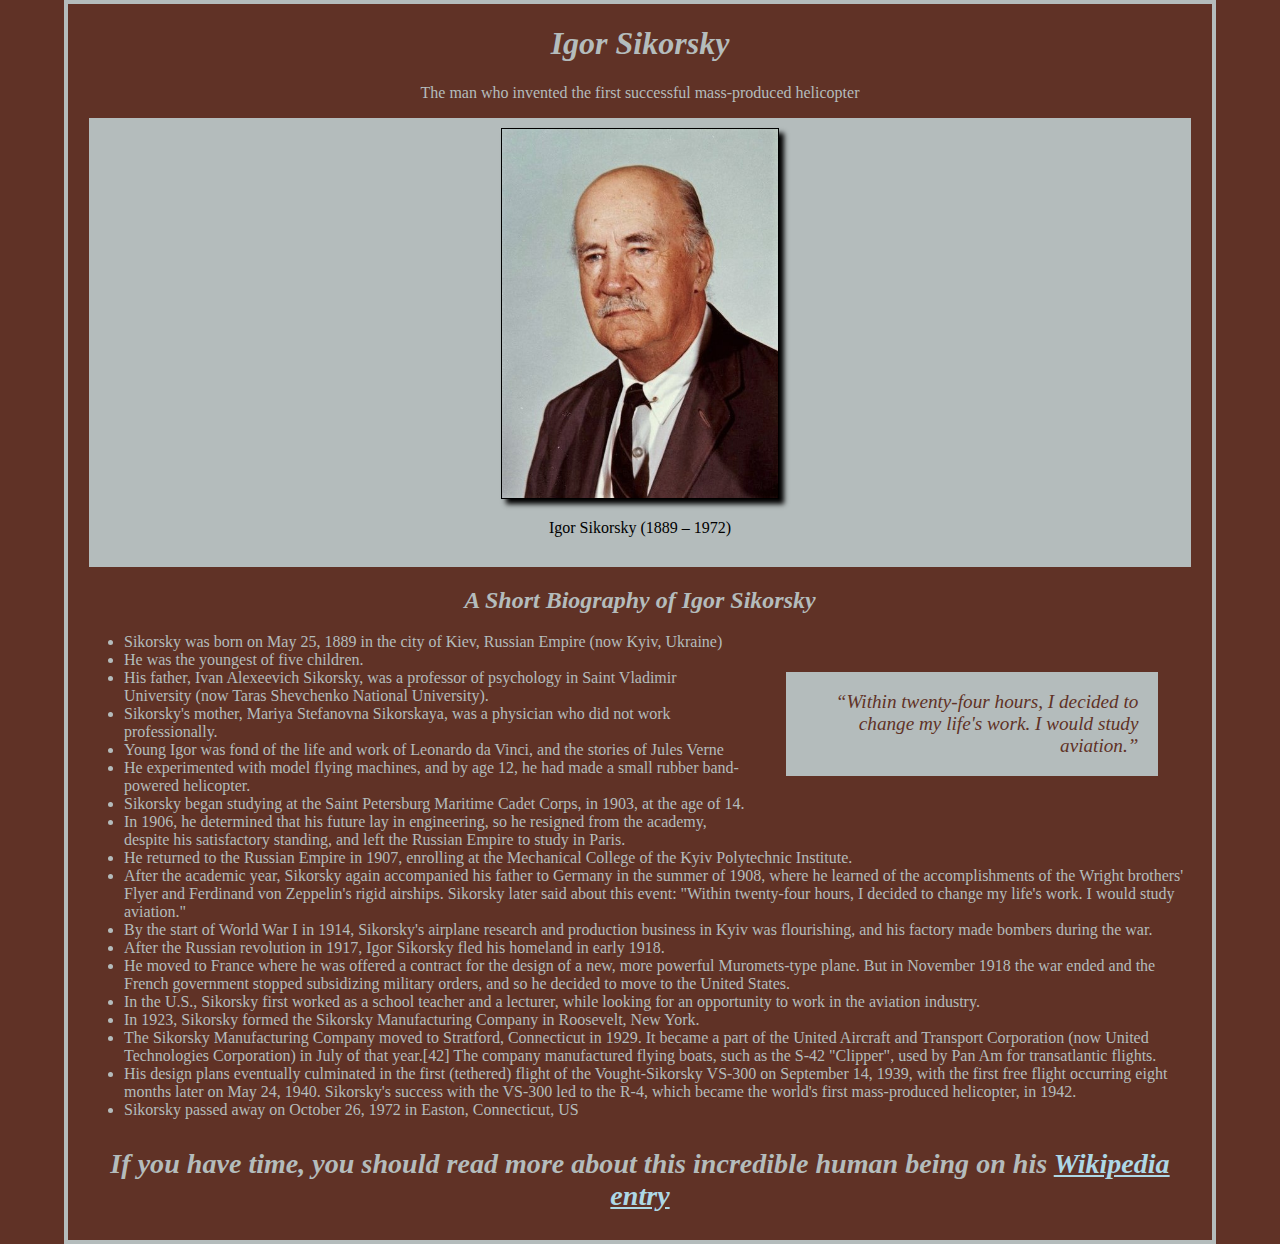
<file: tribute.html>
<!DOCTYPE html>
<html lang="en">

<head>
    <meta charset="UTF-8">
    <meta http-equiv="X-UA-Compatible" content="IE=edge">
    <meta name="viewport" content="width=device-width, initial-scale=1.0">
    <title>Igor Sikorsky</title>
    <link rel="stylesheet" href="./css/tribute.css">
</head>

<body>
    <header>
        <h1>Igor Sikorsky</h1>
        <p>The man who invented the first successful mass-produced helicopter</p>
    </header>

    <section>
        <figure>
            <img src="./images/sikorsky-igor.jpeg" alt="Sikorsky Igor Photo">
            <figcaption>
                Igor Sikorsky (1889 – 1972)
            </figcaption>
        </figure>
        <h2>A Short Biography of Igor Sikorsky</h2>
        
        <!-- block to float aside on the right -->
        <aside>
            <q>Within twenty-four hours, I decided to change my life's work. I would study aviation.</q>
        </aside>

        <!-- unordered list -->
        <ul>
            <li>Sikorsky was born on May 25, 1889 in the city of Kiev, Russian Empire (now Kyiv, Ukraine)</li>
            <li>He was the youngest of five children.</li>
            <li>His father, Ivan Alexeevich Sikorsky, was a professor of psychology in Saint Vladimir University (now
                Taras Shevchenko National University).</li>
            <li>Sikorsky's mother, Mariya Stefanovna Sikorskaya, was a physician who did not work professionally. </li>
            <li>Young Igor was fond of the life and work of Leonardo da Vinci, and the stories of Jules Verne</li>
            <li>He experimented with model flying machines, and by age 12, he had made a small rubber band-powered
                helicopter.</li>
            <li>Sikorsky began studying at the Saint Petersburg Maritime Cadet Corps, in 1903, at the age of 14.</li>
            <li>In 1906, he determined that his future lay in engineering, so he resigned from the academy, despite his
                satisfactory standing, and left the Russian Empire to study in Paris.</li>
            <li>He returned to the Russian Empire in 1907, enrolling at the Mechanical College of the Kyiv Polytechnic
                Institute.</li>


            <li>After the academic year, Sikorsky again accompanied his father to Germany in the summer of 1908, where
                he learned of the accomplishments of the Wright brothers' Flyer and Ferdinand von Zeppelin's rigid
                airships. Sikorsky later said about this event: "Within twenty-four hours, I decided to change my life's
                work. I would study aviation."</li>
            <li>By the start of World War I in 1914, Sikorsky's airplane research and production business in Kyiv was
                flourishing, and his factory made bombers during the war.</li>
            <li>After the Russian revolution in 1917, Igor Sikorsky fled his homeland in early 1918.</li>
            <li>He moved to France where he was offered a contract for the design of a new, more powerful Muromets-type
                plane. But in November 1918 the war ended and the French government stopped subsidizing military orders,
                and so he decided to move to the United States.</li>
            <li>In the U.S., Sikorsky first worked as a school teacher and a lecturer, while looking for an opportunity
                to work in the aviation industry.</li>
            <li>In 1923, Sikorsky formed the Sikorsky Manufacturing Company in Roosevelt, New York.</li>
            <li> The Sikorsky Manufacturing Company moved to Stratford, Connecticut in 1929. It became a part of the
                United Aircraft and Transport Corporation (now United Technologies Corporation) in July of that
                year.[42] The company manufactured flying boats, such as the S-42 "Clipper", used by Pan Am for
                transatlantic flights.</li>
            <li>His design plans eventually culminated in the first (tethered) flight of the Vought-Sikorsky VS-300 on
                September 14, 1939, with the first free flight occurring eight months later on May 24, 1940. Sikorsky's
                success with the VS-300 led to the R-4, which became the world's first mass-produced helicopter, in
                1942. </li>
            <li>Sikorsky passed away on October 26, 1972 in Easton, Connecticut, US</li>
        </ul>
    </section>
    <nav>
        <h3>
            If you have time, you should read more about this incredible human being on his <a
                href="https://en.wikipedia.org/wiki/Igor_Sikorsky#Personal_life">Wikipedia entry
            </a>
        </h3>
    </nav>
</body>

</html>
</file>
<file: css/index.css>
body {
    margin-top: 0;
}
#container {
    width: 1100px;
    margin: auto;
    display: grid;
    column-gap: 20px;
    align-items: start;
    grid-template-columns: 340px 640px;
}

#main-space {
    height: 1rem;
    position:fixed;
    /* left: 360px; */
    top: 0px;
    width: 640px;
    background-color: #fff;
}
aside {
    grid-column: 1;
    grid-row: 1;
    position:fixed;
    width: 340px;
}


main {
    grid-column: 2;
    grid-row: 1;
}

.bg-grey-gradient {
    background-color: #90a4b7; /* For browsers that do not support gradients */
    background-image: linear-gradient(to bottom, #90a4b7 , #bfd2d7);
}

.m-top-1 {
    margin-top: 1rem;
}

.m-lr-05 {
    margin-left: 0.5rem;
    margin-right: 0.5rem;
}

#profile {
    display: grid;
    border: 1px solid #333;
    border-radius: 1rem 1rem 0 0;
}

.upper-profile-part {
    height: 74px;
    border-radius: 1rem 1rem 0 0;

}

.lower-part {
    height: 74px;
    border-radius: 0 0 1rem 1rem;
    border: 1px solid #333;
}

.profile-image {
    margin-top: -48px;
    
    border-radius: 50%;
    height: 96px;
    border: 3px solid white;
    justify-self: center;
}

.profile-name {
    font-weight: bold;
    font-size: 1.5rem;
}

#links, form {
    border-top: 1px solid #333;
    padding: 0.5rem;
}

.task {
    margin-top: 1rem;
    padding: 0.5rem;
    border: 1px solid #333;
    border-radius: 1rem;
}

a > img {
    width: 90%;
}

.unliked {
    color: #333;
}

.liked {
    color: #f33;
}

button {
    font-size: 1rem;
}

.left-menu-edge {
    height: 1rem;
    border-right: 1px solid #333;
}
.left-menu {
    padding: 0.5rem;
    border: 1px solid #333;
    border-radius: 1rem 0 0 1rem;
}

.left-menu-selected {
    border-right: none;

}

/* invisible */
.display-none {
    display: none;
}

#contact-me > div {
    padding: 1rem;
    display: grid;
    row-gap: 0.5rem;
    grid-template-columns: 2fr 10fr;
}
</file>
<file: css/catalog.css>
button {
    font-size: 1rem;
    height: 2rem;
    border-radius: 0.5rem;
}

table {
    margin-top: 8em;
    border-collapse: collapse;
    width: calc(100% - 0.5em);
}

th {
    text-align: left;
    padding: 0.5rem;
}



td {
    border-bottom: 1px solid black;
    padding: 0.5em;
}

.editable {
    cursor: pointer;
}

form {
    z-index: 1; /* Sit on top */
    position:fixed;
    background-color: white;
    top: 5em;
    width: 90vw;
    border-radius: 0.7rem;
    overflow: hidden; /* to keep rounded corners  (cut cornets of child elements) */
    display: none;
    border: 1px solid black;
}

form > p {
    background-color: #ccc;
    padding-left: 1em;
    margin-top: 0;
    margin-bottom: 0.5em;
    font-weight: bold;
    line-height: 2em;
}
form > nav {
    margin-left: 1em;
}

form > div {
    margin: 1em;
    margin-right: 1em;
    display: grid;
    grid-template-columns: 1fr 10fr;
}
/* to ensure same font and font size in labels, input boxes and text areas */
input, textarea {
    font-size: inherit;
    font-family: inherit;
}
    
/* to vertically center text in labels (except reviewsLabel) */
label:not(#reviewsLabel) {
    display: flex;
    align-items: center;
}

/* fixed top of page*/
h1, body>nav  {
    position: fixed;
    background-color: white;
    width: calc(100% - 0.7em);
}
thead {
    background-color: white;
    position: sticky;
    top: 8em;
}
h1 {
    margin: 0;
    padding-top: 0.7em;
    top: 0em;
    height: 8.9rem;
    border-bottom: 2px solid black; /* instead of "th" border that does't stay */
}
body>nav {
    top: 5rem
}

.display-none {
    display: none;
}
</file>
<file: css/periodic_table.css>
* {
    padding: 0;
    margin: 0;
}

body {
    background-color: #e4ba8a;
    font-family: Arial, Helvetica, sans-serif;
}

h1 {
    margin: 1vw;
    text-align: center;
}

#periodic-table {
    background-color: #FEFEFE;
    margin: 1vw;
    height: 85vw;
    border: 1px solid #000;
    grid-template-columns: repeat(11, 1fr);
    grid-template-rows: 1fr 1fr repeat(15, 2fr);

    /* the gaps are possible, but not intended
    column-gap: 2px;
    row-gap: 2px; */

    font-weight: bold;
    font-size: 1.5vw;
}

/* General cell properties */
div {
    border-right: 1px solid #888;
    border-bottom: 1px solid #888;
    /* if there is a gap between cells, all-side border is necessary */
    /* border: 1px solid #888; */

    display: grid;
    /* center content of cells by default */
    place-content: center center;

}

div.a-element, div.b-element {
    /* grid templates to present element properties */
    grid-template-columns: 1fr 4fr 4fr 1fr;
    grid-template-rows: 2.0fr 1fr;

}

/* setting element properties */
.number {
    border: 1px solid #000;
    width: 2vw;
    background-color: #FEFEFE;
    font-size: 1vw;
    text-align: center;
}
.a-element > .atomic > .number {
    margin: 0.3vw 0.3vw 0.3vw auto;
}
.b-element > .atomic > .number {
    margin: 0.3vw auto 0.3vw 0.3vw;
}

.mass {
    font-size: 0.9vw;
    margin: 0.2vw;
} 

.name {
    grid-row: 2;
    grid-column: 2 / span 2;
    font-size: 1.25vw;
}
 .name {
    text-align: left;
}
.b-element > .name {
    text-align: right;
}


/* atomic number and atomic mass */
.a-element > .atomic {
    grid-column: 3;
}
.b-element > .atomic {
    grid-column: 2;
}

.electrons {
    
    font-size: 0.70vw;
    text-align: center;
} 

.a-element > .electrons {
    grid-row: 1 / span 2;
    grid-column: 4;
}

.b-element > .electrons {
    grid-row: 1 / span 2;
    grid-column: 1;
}

.symbol {
    font-size: 2.5vw;
    grid-row: 1;
    margin-top: 0.5vw;
}
.a-element > .symbol {
    grid-column: 2;
}

.b-element > .symbol {
    text-align: right;
    grid-column: 3;
}

/* Classes to merge cells horizontally */
.col-span10 {
    grid-column: span 10;
}

.col-span4 {
    grid-column: span 4;
}

.col-span3 {
    grid-column: span 3;
}

.col-span2 {
    grid-column: span 2;
}

/* Classes to merge cells vertically */
.row-span2 {
    grid-row: span 2;
}

.row-span3 {
    grid-row: span 3;
}

/* Cells background colors */
.bk-green {
    background-color: #84BC30;
}

.bk-yellow {
    background-color: #FFED00;
}

.bk-pink {
    background-color: #ffc0cb;
}

.bk-violet {
    background-color: #b492ce;
}

.bk-pink-yellow {
    background: linear-gradient(45deg, #ffc0cb 0%, #FFED00 100%);
}

.bk-green-yellow {
    background: linear-gradient(45deg, #84BC30 0%, #FFED00 100%);
}
</file>
<file: css/tribute.css>
:root {
    /* define custom colors */
    --main-bg-color: rgb(96, 50, 38);
    --main-color:rgb(180, 188, 188);
}

body {
    margin: 0px auto 0px auto;
    box-sizing: border-box;
    border: 4px solid var(--main-color);
    width: 90vw;
    background-color: var(--main-bg-color);
    color: var(--main-color);
}

/* text-align: center */
h2,
header,
figcaption,
nav {
    text-align: center;
}

/* Make all the headings appear in italics, and change their font family to Times New Roman */
h1, h2, h3 {
    font-style: italic;
    font-family: 'Times New Roman', Times, serif;
}

section, nav {
    padding-left: 1em;
    padding-right: 1em;
}
figure {
    margin: 5px;

    padding-top: 5px; /* to move img down from top edge of figure, margin-top of img moves the whole figure down  */
    background-color: var(--main-color);
}

figcaption {
    color: black;
    padding-bottom: 30px;
}

img {
    /* to put image to the center we need to make it block element instead of inline */
    display: block;
    width: 25%;
    margin: 5px auto 20px auto;
    border: 1px solid black;
    box-shadow: 5px 5px 5px black;
}

/* https://developer.mozilla.org/en-US/docs/Web/HTML/Element/aside */
aside {
    color: var(--main-bg-color);
    background-color: var(--main-color);
    float: right;
    width: 30%; 
    margin: 2em;
    padding: 1em;
    font-style: italic;
    font-size: 1.2em;
    text-align: right; /* just to aline something right */
}

nav {
    font-size: 1.5em;
    margin-bottom: 1em
}

a {
    color: lightblue;
}
</file>
